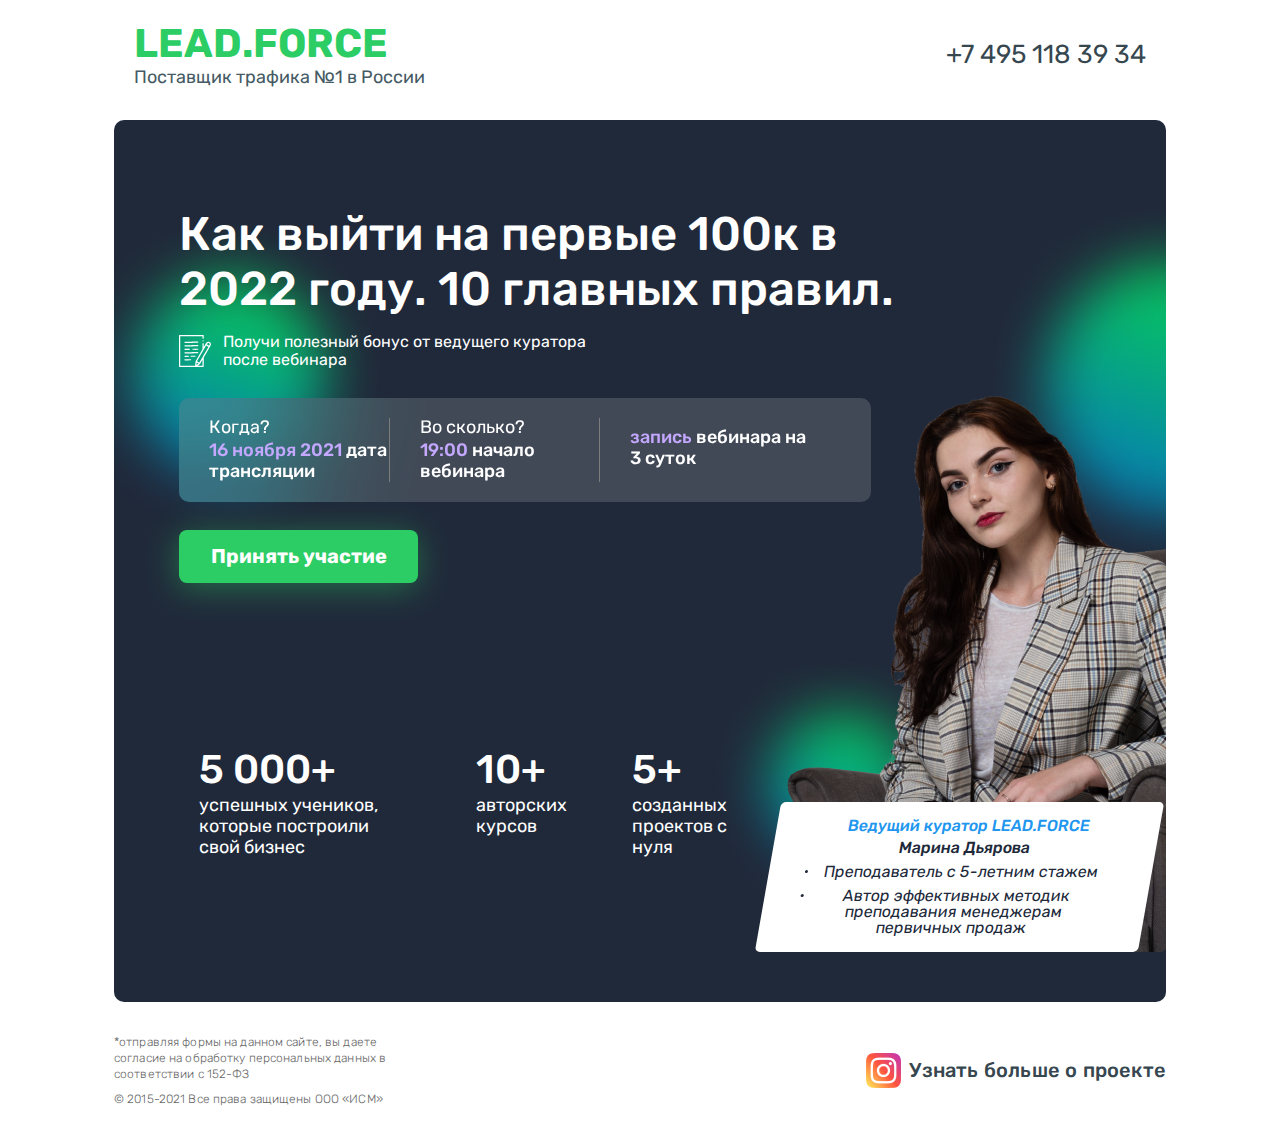
<file: index.html>
<!DOCTYPE html>
<html lang="en">
<head>
    <meta charset="UTF-8">
    <meta http-equiv="X-UA-Compatible" content="IE=edge">
    <meta name="viewport" content="width=device-width, initial-scale=1.0">
    <link rel="stylesheet" href="css/style.css">
    <title>LEAD.FORCE</title>
</head>
<body>
    <div class="wrapper">
        <header class="header">
           <div class="header__block __container">
            <div class="header__body">
                <div class=".header__logo">
                    <a href="index.html" class="logo__text">LEAD.FORCE</a>
                    <div class="logo__title">Поставщик трафика №1 в России</div>
                </div>
                <a href="tel:+74951183934" class="header__number">+7 495 118 39 34</a>
            </div>
            
           </div>
              
        </header>
        <main class="page">
            <div class="page__block __container">
                <div class="page__body">
                    <h1>Как выйти на первые 100к 
                        в 2022 году. 10 главных правил.</h1>
                    <div class="bonus">
                        <img src="img/svg/01.svg" alt="svg">
                             <p>Получи полезный бонус от ведущего куратора после вебинара</p>
                    </div>
                        <ul class="page__list">
                            <li class="page__item">
                                <p>Когда?</p>
                                <p class="event_name"><span> 16 ноября 2021</span>   дата трансляции   </p>        
                                           
                            </li>
                            <li class="page__item">
                                <p>Во сколько?</p>
                                <p class="event_name"><span>  19:00</span>    начало вебинара</p>    
                            </li>
                            <li class="page__item">
                                <p class="event_name"><span> запись</span> вебинара на 3 суток</p>     
                            </li>
                        </ul>
                        <a href="form.html" class="page__button">Принять участие</a>
                        <div class="page__img">
                            <div class="face__img">
                                <img src="img/face/01.png" alt="">
                            </div>
                            <div class="page__block-info">
                                <h2>Ведущий куратор LEAD.FORCE </h2>
                                <h3>Марина Дьярова</h3>
                                <ul class="page__block-list">
                                    <li class="page__info-item">Преподаватель с 5-летним стажем</li>
                                    <li class="page__info-item">Автор эффективных методик 
                                        преподавания менеджерам первичных
                                        продаж</li>
                                </ul>
                            </div>
                        </div>
                        <div class="info__block">
                     
                                <div class="info__block-item">
                                    <div class="block-item-border">
                                        <h2>5 000+</h2>
                                        <p> успешных учеников,
                                            которые построили свой бизнес</p>
                                    </div>
                                    
                                </div>
                                <div class="info__block-item">
                                    <div class="block-item-border">
                                        <h2>10+</h2>
                                        <p> авторских курсов</p>
                                    </div>
                                   
                                </div>
                                <div class="info__block-item">
                                    <div class="block-item-border">
                                        <h2>5+</h2>
                                    <p>созданных проектов с нуля</p>
                                    </div>
                                    
                                </div>
                       
                            
                        </div>
                </div>
            </div>
        </main>
            <footer class="footer">
               <div class="footer__block __container">
                <div class="footer__body">
                    <div class="footer__item">
                        <p>*отправляя формы на данном сайте, вы даете согласие на обработку персональных данных в соответствии с 152-ФЗ</p>
                        <h2>© 2015-2021 Все права защищены  ООО «ИСМ»</h2>
                    </div>
                    <div class="footer__social">
                        <img src="img/block/01.png" alt="insta">
                        <p>Узнать больше о проекте</p>
                    </div>
                </div>
               </div>
                
            </footer>
    </div>
  

</body>
</html>
</file>
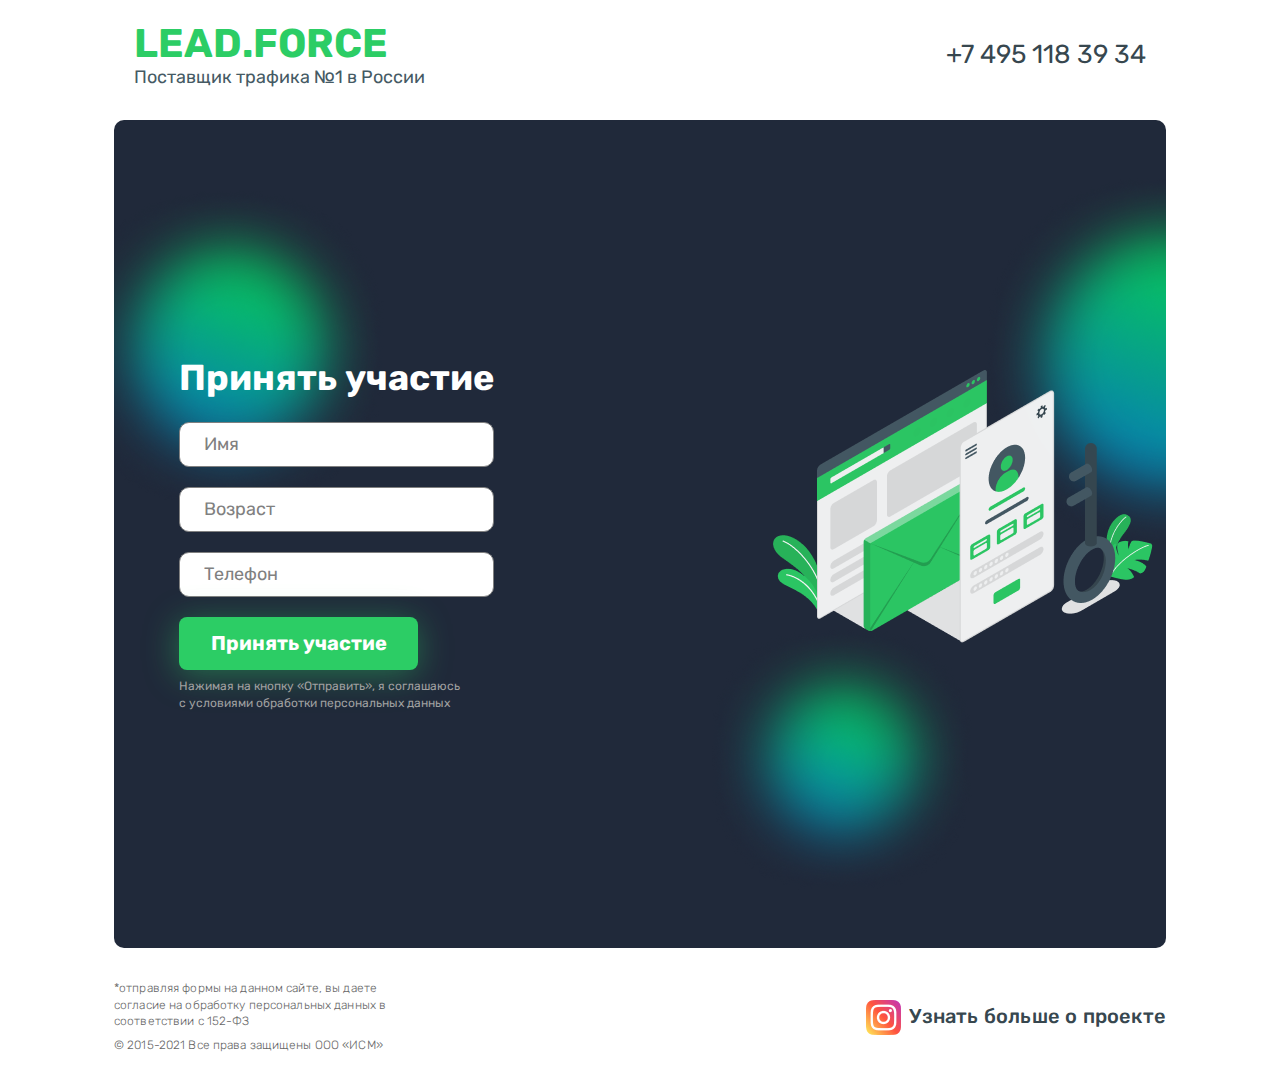
<file: form.html>
<!DOCTYPE html>
<html lang="en">
<head>
    <meta charset="UTF-8">
    <meta http-equiv="X-UA-Compatible" content="IE=edge">
    <meta name="viewport" content="width=device-width, initial-scale=1.0">
    <link rel="stylesheet" href="css/style.css">
    <title>LEAD.FORCE</title>
</head>
<body>
    <div class="wrapper">
        <header class="header">
           <div class="header__block __container">
            <div class="header__body">
                <div class=".header__logo">
                    <a href="index.html" class="logo__text">LEAD.FORCE</a>
                    <div class="logo__title">Поставщик трафика №1 в России</div>
                </div>
               <a href="tel:+74951183934" class="header__number">+7 495 118 39 34</a>
            </div>
            
           </div>
              
        </header>
        <main class="page">
            <div class="page__block __container">
                <div class="page__body formTelegram">
                    <div class="page_body-form" id="page_body-form">
                        <h1>Принять участие</h1>
                        <form action="file/sendTelegram.php" method="post" class="form__telegram">
                            <input autocomplete="off" type="text" name="name"  placeholder="Имя" class="input">
                            <input autocomplete="off" type="number" name="number"   placeholder="Возраст" class="input">
                            <input autocomplete="off" type="tel" name="tel" placeholder="Телефон" class="input">
                            <a href="thanks.html" type="submit" class="page__button">Принять участие</a>
                        
                            </form>
                        <p>Нажимая на кнопку «Отправить», я соглашаюсь с условиями обработки персональных данных</p>
                    </div>
                    <div class="page__body-img">
                        <img src="img/block/02.png" alt="">
                    </div>
                </div>
            </div>
        </main>
            <footer class="footer">
               <div class="footer__block __container">
                <div class="footer__body">
                    <div class="footer__item">
                        <p>*отправляя формы на данном сайте, вы даете согласие на обработку персональных данных в соответствии с 152-ФЗ</p>
                        <h2>© 2015-2021 Все права защищены  ООО «ИСМ»</h2>
                    </div>
                    <div class="footer__social">
                        <img src="img/block/01.png" alt="insta">
                        <p>Узнать больше о проекте</p>
                    </div>
                </div>
               </div>
                
            </footer>
    </div>
  

</body>
</html>
</file>
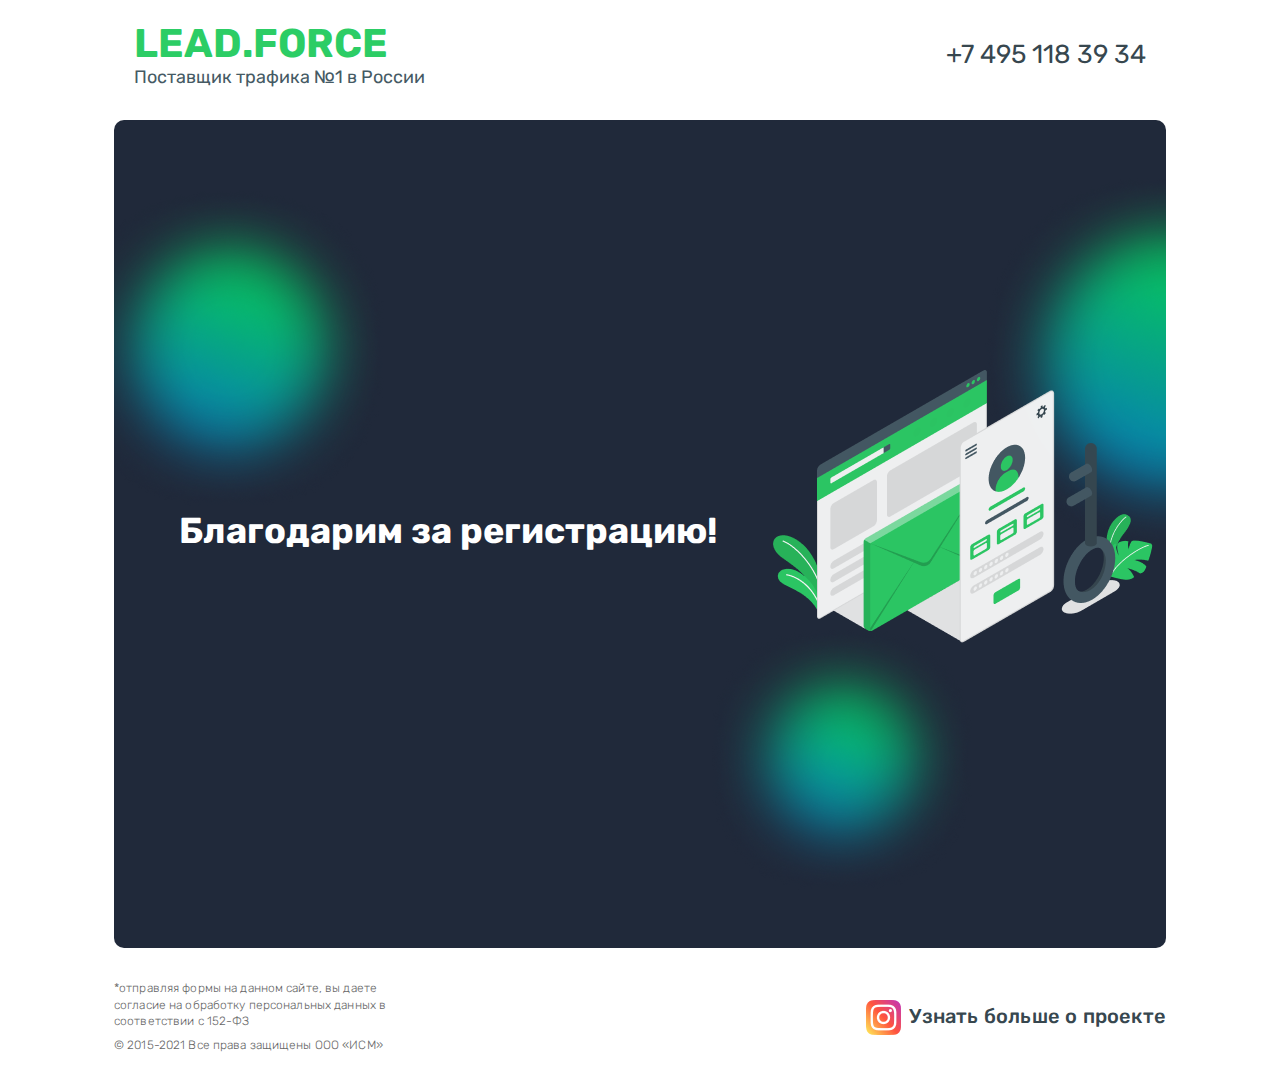
<file: thanks.html>
<!DOCTYPE html>
<html lang="en">
<head>
    <meta charset="UTF-8">
    <meta http-equiv="X-UA-Compatible" content="IE=edge">
    <meta name="viewport" content="width=device-width, initial-scale=1.0">
    <link rel="stylesheet" href="css/style.css">
    <title>LEAD.FORCE</title>
</head>
<body>
    <div class="wrapper">
        <header class="header">
           <div class="header__block __container">
            <div class="header__body">
                <div class=".header__logo">
                    <a href="index.html" class="logo__text">LEAD.FORCE</a>
                    <div class="logo__title">Поставщик трафика №1 в России</div>
                </div>
                <a href="tel:+74951183934" class="header__number">+7 495 118 39 34</a>
            </div>
            
           </div>
              
        </header>
        <main class="page">
            <div class="page__block __container">
                <div class="page__body formTelegram">
                    
                    <div id="senks">
                        <h2>Благодарим за регистрацию!</h2>
                    </div>
                    <div class="page__body-img">
                        <img src="img/block/02.png" alt="">
                    </div>
                </div>
            </div>
        </main>
            <footer class="footer">
               <div class="footer__block __container">
                <div class="footer__body">
                    <div class="footer__item">
                        <p>*отправляя формы на данном сайте, вы даете согласие на обработку персональных данных в соответствии с 152-ФЗ</p>
                        <h2>© 2015-2021 Все права защищены  ООО «ИСМ»</h2>
                    </div>
                    <div class="footer__social">
                        <img src="img/block/01.png" alt="insta">
                        <p>Узнать больше о проекте</p>
                    </div>
                </div>
               </div>
                
            </footer>
    </div>
  

</body>
</html>
</file>
<file: css/style.css>
@font-face {
  font-family: Rubik;
  font-display: swap;
  src: url("../fonts/Rubik-Bold.woff2") format("woff2"), url("../fonts/Rubik-Bold.woff") format("woff");
  font-weight: 700;
  font-style: normal;
}
@font-face {
  font-family: Rubik;
  font-display: swap;
  src: url("../fonts/Rubik-Light.woff2") format("woff2"), url("../fonts/Rubik-Light.woff") format("woff");
  font-weight: 300;
  font-style: normal;
}
@font-face {
  font-family: Rubik;
  font-display: swap;
  src: url("../fonts/Rubik-Medium.woff2") format("woff2"), url("../fonts/Rubik-Medium.woff") format("woff");
  font-weight: 500;
  font-style: normal;
}
@font-face {
  font-family: Rubik;
  font-display: swap;
  src: url("../fonts/Rubik-Regular.woff2") format("woff2"), url("../fonts/Rubik-Regular.woff") format("woff");
  font-weight: 400;
  font-style: normal;
}
* {
  padding: 0px;
  margin: 0px;
  border: 0px;
}

*,
*:before,
*:after {
  -webkit-box-sizing: border-box;
          box-sizing: border-box;
}

:focus,
:active {
  outline: none;
}

a:focus,
a:active {
  outline: none;
}

html,
body {
  height: 100%;
}

body {
  color: #000;
  line-height: 1;
  font-size: rem(14);
  -ms-text-size-adjust: 100%;
  -moz-text-size-adjust: 100%;
  -webkit-text-size-adjust: 100%;
  -webkit-font-smoothing: antialiased;
  -moz-osx-font-smoothing: grayscale;
}

input,
button,
textarea {
  font-family: "Rubik";
  font-size: inherit;
}

button {
  cursor: pointer;
  color: inherit;
  background-color: inherit;
}

a {
  color: inherit;
}

a:link,
a:visited {
  text-decoration: none;
}

a:hover {
  text-decoration: none;
}

ul li {
  list-style: none;
}

img {
  vertical-align: top;
}

h1,
h2,
h3,
h4,
h5,
h6 {
  font-weight: inherit;
  font-size: inherit;
}

.header {
  position: relative;
  width: 100%;
}
.header__number {
  font-size: 26px;
  line-height: 31px;
  color: #37474F;
}
@media (max-width: 425px) {
  .header__number {
    font-size: 12px;
  }
}
.header__body {
  color: #fff;
  display: -webkit-box;
  display: -ms-flexbox;
  display: flex;
  -webkit-box-align: center;
      -ms-flex-align: center;
          align-items: center;
  width: 100%;
  -webkit-box-pack: justify;
      -ms-flex-pack: justify;
          justify-content: space-between;
  padding: 20px 20px;
}
@media (max-width: 1024px) {
  .header__body {
    max-width: 1000px;
    padding: 20px 15px;
  }
}
@media (max-width: 425px) {
  .header__body {
    max-width: 1000px;
    padding: 15px 10px;
  }
}
.header .logo__text {
  font-weight: 700;
  font-size: 40px;
  line-height: 47px;
  color: #2CCD65;
}
@media (max-width: 425px) {
  .header .logo__text {
    font-size: 24px;
    font-size: 20px;
  }
}
.header .logo__title {
  font-size: 18px;
  line-height: 21px;
  color: #455A64;
}
@media (max-width: 425px) {
  .header .logo__title {
    display: none;
  }
}

.footer__body {
  margin-top: 20px;
  margin-bottom: 20px;
  display: -webkit-box;
  display: -ms-flexbox;
  display: flex;
  -webkit-box-pack: justify;
      -ms-flex-pack: justify;
          justify-content: space-between;
}
@media (max-width: 425px) {
  .footer__body {
    -webkit-box-align: start;
        -ms-flex-align: start;
            align-items: flex-start;
    margin-top: 15px;
    margin-bottom: 15px;
    padding-left: 15px;
    padding-right: 15px;
  }
}
.footer__item {
  font-weight: 300;
  font-size: 12px;
  line-height: 137%;
  letter-spacing: 0.01em;
  color: #666666;
  width: 280px;
}
@media (max-width: 425px) {
  .footer__item {
    font-size: 8px;
    width: 200px;
  }
}
.footer__item h2 {
  padding-top: 8px;
}
.footer__social {
  display: -webkit-box;
  display: -ms-flexbox;
  display: flex;
  -webkit-box-align: center;
      -ms-flex-align: center;
          align-items: center;
}
.footer__social p {
  font-weight: 500;
  font-size: 20px;
  line-height: 137%;
  letter-spacing: 0.01em;
  color: #37474F;
  padding-left: 8px;
}
@media (max-width: 425px) {
  .footer__social p {
    display: none;
  }
}

body {
  font-family: "Rubik";
  min-width: rem(320);
}
.lock body {
  overflow: hidden;
  -ms-touch-action: none;
      touch-action: none;
  -ms-scroll-chaining: none;
      overscroll-behavior: none;
}

.wrapper {
  min-height: 100%;
  display: -webkit-box;
  display: -ms-flexbox;
  display: flex;
  -webkit-box-orient: vertical;
  -webkit-box-direction: normal;
      -ms-flex-direction: column;
          flex-direction: column;
  overflow: hidden;
}
.wrapper > main {
  -webkit-box-flex: 1;
      -ms-flex: 1 1 auto;
          flex: 1 1 auto;
  background: #fff;
}
.wrapper > * {
  min-width: 0;
}

.__container {
  max-width: 1112px;
  margin: 0 auto;
  width: 100%;
  padding-right: 30px;
  padding-left: 30px;
}
@media (max-width: 425px) {
  .__container {
    padding-right: 0px;
    padding-left: 0px;
  }
}

.page .bonus {
  display: -webkit-box;
  display: -ms-flexbox;
  display: flex;
  -webkit-box-align: center;
      -ms-flex-align: center;
          align-items: center;
  padding-bottom: 28px;
  max-width: 418px;
}
.page .bonus img {
  margin-right: 12px;
}
@media (max-width: 425px) {
  .page .bonus img {
    width: 17px;
    height: 17px;
    font-size: 12px;
  }
}
.page .bonus p {
  line-height: 116%;
}
@media (max-width: 425px) {
  .page .bonus p {
    font-size: 12px;
  }
}
.page__body {
  position: relative;
  margin-top: 12px;
  background-color: #20293a;
  background: #20293a url("../img/bg/01.png") 0 50%/auto auto no-repeat;
  border-radius: 10px;
  margin-bottom: 12px;
  padding: 87px 0px 100px 65px;
  position: relative;
  color: #fff;
  display: -webkit-box;
  display: -ms-flexbox;
  display: flex;
  -webkit-box-orient: vertical;
  -webkit-box-direction: normal;
      -ms-flex-direction: column;
          flex-direction: column;
}
@media (max-width: 768px) {
  .page__body {
    padding: 30px 15px;
  }
}
.page__body h1 {
  font-weight: 500;
  font-size: calc(20px + 25 * ((100vw - 320px) / 880));
  line-height: 116%;
  max-width: 730px;
  padding-bottom: 16px;
}
.page__list {
  display: -webkit-box;
  display: -ms-flexbox;
  display: flex;
  background: rgba(200, 200, 200, 0.2);
  -webkit-backdrop-filter: blur(50px);
          backdrop-filter: blur(50px);
  border-radius: 10px;
  max-width: 692px;
  padding: 20px 30px;
  -webkit-box-align: center;
      -ms-flex-align: center;
          align-items: center;
}
@media (max-width: 425px) {
  .page__list {
    -ms-flex-wrap: wrap;
        flex-wrap: wrap;
    padding: 24px 20px;
  }
}
.page__item {
  margin-right: 30px;
  width: 200px;
  font-size: 18px;
  position: relative;
  border-right: 1px solid #7c7c7c;
}
.page__item .event_name {
  font-weight: 500;
  font-size: 18px;
  line-height: 116%;
}
@media (max-width: 425px) {
  .page__item .event_name {
    font-size: 14px;
  }
}
@media (max-width: 425px) {
  .page__item {
    border-right: 0px;
    padding-bottom: 15px;
    width: 100%;
  }
  .page__item:last-child {
    padding-bottom: 0px;
  }
  .page__item:last-child .event_name {
    display: block;
  }
}
.page__item:last-child {
  border-right: 0px;
}
.page__item span {
  color: #c4a8ff;
}
.page__item p:nth-child(1) {
  padding-bottom: 4px;
}
@media (max-width: 425px) {
  .page__item p:nth-child(1) {
    display: none;
  }
}
.page__item p:nth-child(2) {
  font-weight: 500;
  line-height: 116%;
}
.page__button {
  color: #fff;
  font-weight: 700;
  font-size: 20px;
  line-height: 145%;
  background: #2ccd65;
  -webkit-box-shadow: -1px 5px 34px rgba(44, 205, 101, 0.44);
          box-shadow: -1px 5px 34px rgba(44, 205, 101, 0.44);
  border-radius: 8px;
  display: -webkit-inline-box;
  display: -ms-inline-flexbox;
  display: inline-flex;
  -webkit-box-align: center;
      -ms-flex-align: center;
          align-items: center;
  -webkit-box-pack: center;
      -ms-flex-pack: center;
          justify-content: center;
  margin-top: 28px;
  margin-bottom: 319px;
  width: 239px;
  height: 53px;
}
.page__button:active {
  -webkit-transform: scale(0.98);
      -ms-transform: scale(0.98);
          transform: scale(0.98);
  background: #00AA3C;
}
@media (max-width: 768px) {
  .page__button {
    margin-bottom: 70px;
  }
}
@media (max-width: 456px) {
  .page__button {
    width: 220px;
    height: 36px;
    font-size: 14px;
    line-height: 145%;
    margin: 28px auto 28px;
  }
}
.page__img {
  display: inline-block;
  position: absolute;
  width: 383px;
  right: 0px;
  bottom: 50px;
}
@media (max-width: 1024px) {
  .page__img {
    width: 300px;
  }
}
@media (max-width: 768px) {
  .page__img {
    position: relative;
    width: 100%;
    display: -webkit-box;
    display: -ms-flexbox;
    display: flex;
    -webkit-box-pack: end;
        -ms-flex-pack: end;
            justify-content: flex-end;
  }
}
@media (max-width: 456px) {
  .page__img {
    margin-top: 40px;
    text-align: center;
  }
}
.page__img img {
  max-width: 383px;
  width: 100%;
  height: auto;
}
@media (max-width: 768px) {
  .page__img img {
    display: none;
    right: 0px;
  }
}
.page__img .face__img {
  position: relative;
}
@media (max-width: 768px) {
  .page__img .face__img {
    right: -15px;
    width: 338px;
    height: 500px;
    background: url("../img/face/01.png") 0 0/contain no-repeat;
  }
}
.page__block-info {
  position: absolute;
  max-width: 407px;
  width: 100%;
  padding: 16px 40px;
  text-align: center;
  background: #ffffff;
  border-radius: 5px;
  color: #20293a;
  -webkit-transform: skew(-10deg);
      -ms-transform: skew(-10deg);
          transform: skew(-10deg);
  font-style: normal;
  bottom: 0px;
  left: -15px;
}
@media (max-width: 768px) {
  .page__block-info {
    left: 25%;
  }
}
@media (max-width: 425px) {
  .page__block-info {
    padding: 15px 15px;
    left: 0px;
    bottom: 0px;
  }
}
.page h2 {
  color: #2096ee;
  font-weight: 500;
  font-size: 16px;
  padding-bottom: 6px;
}
@media (max-width: 425px) {
  .page h2 {
    font-size: 14px;
  }
}
.page h3 {
  font-weight: 500;
  padding-bottom: 8px;
}
@media (max-width: 425px) {
  .page h3 {
    font-size: 16px;
  }
}
@media (max-width: 425px) {
  .page__block-list {
    width: 100%;
  }
}
.page__info-item {
  position: relative;
  padding-bottom: 8px;
}
@media (max-width: 425px) {
  .page__info-item {
    font-size: 12px;
    line-height: 116%;
  }
}
.page__info-item:before {
  content: "";
  display: inline-block;
  width: 3px;
  height: 3px;
  background: #20293a;
  border-radius: 50%;
  margin-right: 10px;
  top: 6px;
  position: absolute;
  left: -4px;
}
@media (max-width: 425px) {
  .page__info-item:before {
    left: 6px;
  }
}
.page__info-item:last-child {
  padding-bottom: 0;
}

.info__block {
  padding-left: 65px;
  padding-top: 16px;
  padding-bottom: 16px;
  display: -webkit-box;
  display: -ms-flexbox;
  display: flex;
  max-width: 637px;
  position: absolute;
  left: 0;
  bottom: 100px;
  gap: 25px;
}
@media (max-width: 768px) {
  .info__block {
    position: relative;
    border: none;
    padding: 15px 15px;
    margin: 80px auto 0px;
  }
}
@media (max-width: 425px) {
  .info__block {
    -webkit-box-orient: vertical;
    -webkit-box-direction: normal;
        -ms-flex-direction: column;
            flex-direction: column;
    padding-right: 0;
    padding-left: 0;
  }
}
.info__block h2 {
  font-size: 40px;
  line-height: 116%;
  color: #ffffff;
  padding-bottom: 2px;
}
@media (max-width: 425px) {
  .info__block h2 {
    font-size: 35px;
  }
}
.info__block p {
  font-size: 18px;
  line-height: 116%;
}
@media (max-width: 425px) {
  .info__block p {
    font-size: 12px;
    padding-left: 12px;
  }
}

.info__block-item .block-item-border {
  padding: 28px 20px;
  border-radius: 10px;
}
@media (max-width: 425px) {
  .info__block-item .block-item-border {
    width: 100%;
    background: #20293a;
  }
}
@media (max-width: 425px) {
  .info__block-item {
    display: -webkit-box;
    display: -ms-flexbox;
    display: flex;
    -webkit-box-align: center;
        -ms-flex-align: center;
            align-items: center;
    text-align: center;
    padding: 1px;
    width: 100%;
    border-radius: 10px;
    -webkit-box-pack: center;
        -ms-flex-pack: center;
            justify-content: center;
    background: -webkit-gradient(linear, left top, left bottom, from(#8C56FC), color-stop(#2495F0), to(#02E1BC));
    background: -o-linear-gradient(top, #8C56FC, #2495F0, #02E1BC);
    background: linear-gradient(to bottom, #8C56FC, #2495F0, #02E1BC);
  }
}
@media (max-width: 425px) {
  .info__block-item h2 {
    font-size: 35px;
    line-height: 116%;
    white-space: nowrap;
    text-align: center;
  }
}

.formTelegram {
  display: -webkit-box;
  display: -ms-flexbox;
  display: flex;
  -webkit-box-orient: horizontal;
  -webkit-box-direction: normal;
      -ms-flex-direction: row;
          flex-direction: row;
  -webkit-box-pack: justify;
      -ms-flex-pack: justify;
          justify-content: space-between;
  -webkit-box-align: center;
      -ms-flex-align: center;
          align-items: center;
  padding-top: calc(100px + 100 * ((100vw - 320px) / 880));
  padding-bottom: calc(100px + 100 * ((100vw - 320px) / 880));
}
@media (max-width: 768px) {
  .formTelegram {
    -webkit-box-orient: vertical;
    -webkit-box-direction: normal;
        -ms-flex-direction: column;
            flex-direction: column;
    -webkit-box-pack: center;
        -ms-flex-pack: center;
            justify-content: center;
  }
}
.formTelegram .page_body-form h1 {
  font-weight: 700;
  font-size: 36px;
  line-height: 130%;
  padding-bottom: 20px;
}
.formTelegram .page_body-form p {
  width: 311px;
  font-size: 12px;
  line-height: 145%;
  color: #A0A0A0;
}
.formTelegram .page__body-img img {
  max-width: 410px;
  width: 100%;
  height: auto;
}
@media (max-width: 768px) {
  .formTelegram .page__body-img img {
    padding-top: calc(80px + 20 * ((100vw - 320px) / 880));
  }
}
.formTelegram .form__telegram {
  display: -webkit-box;
  display: -ms-flexbox;
  display: flex;
  -webkit-box-orient: vertical;
  -webkit-box-direction: normal;
      -ms-flex-direction: column;
          flex-direction: column;
  gap: 20px;
}
.formTelegram .form__telegram .input {
  border-radius: 10px;
  border: 1px solid #808080;
  display: inline-block;
  padding: 12px 24px;
  color: #2096EE;
}
.formTelegram .form__telegram .input::-webkit-input-placeholder {
  font-size: 18px;
  line-height: 145%;
  color: #808080;
}
.formTelegram .form__telegram .input::-moz-placeholder {
  font-size: 18px;
  line-height: 145%;
  color: #808080;
}
.formTelegram .form__telegram .input:-ms-input-placeholder {
  font-size: 18px;
  line-height: 145%;
  color: #808080;
}
.formTelegram .form__telegram .input::-ms-input-placeholder {
  font-size: 18px;
  line-height: 145%;
  color: #808080;
}
.formTelegram .form__telegram .input::placeholder {
  font-size: 18px;
  line-height: 145%;
  color: #808080;
}
.formTelegram .form__telegram .page__button {
  margin-top: 0;
  margin-bottom: 8px;
}
.formTelegram #senks h2 {
  font-weight: 700;
  font-size: 36px;
  line-height: 130%;
  color: #FFFFFF;
}
@media (max-width: 768px) {
  .formTelegram #senks h2 {
    font-size: 20px;
  }
}
</file>
